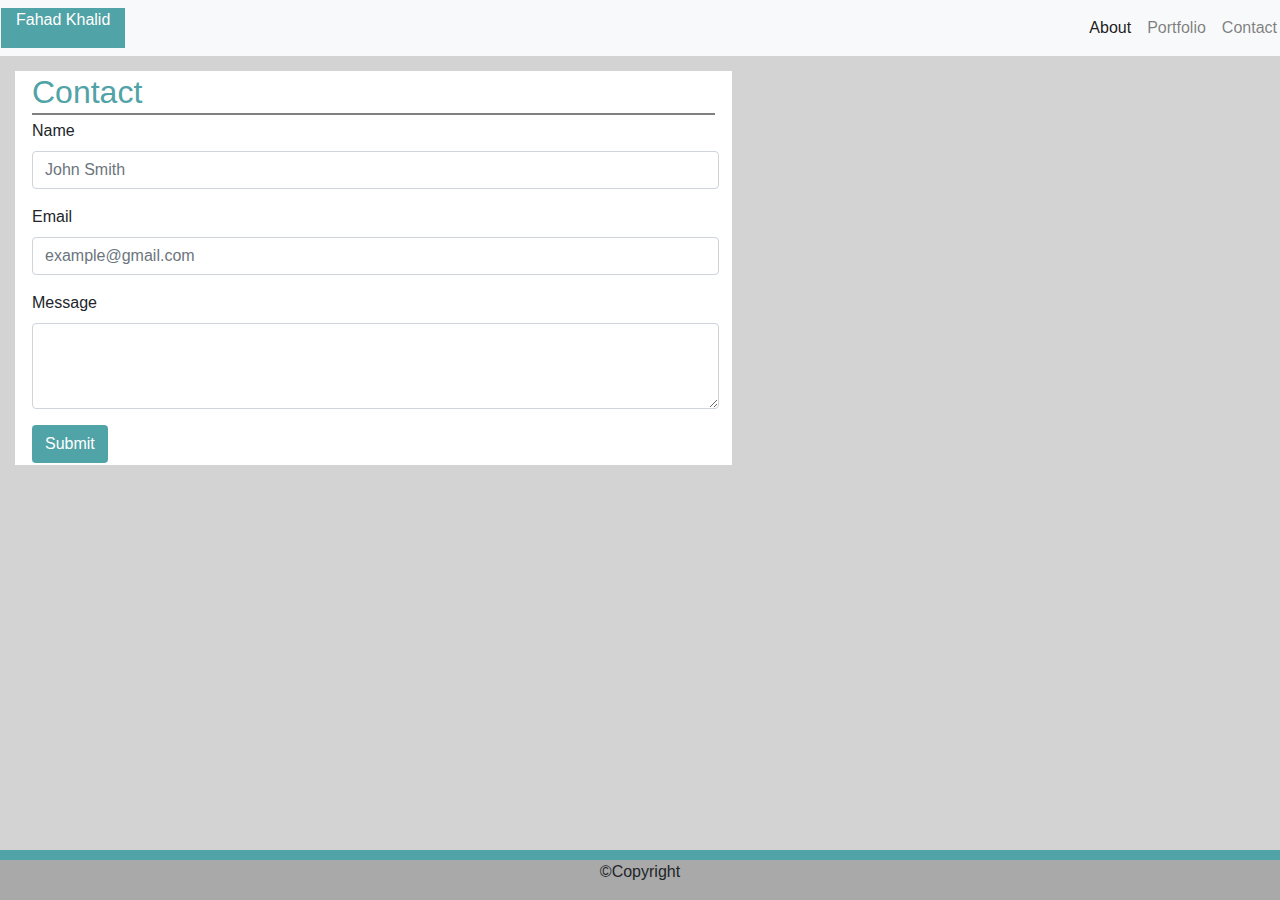
<file: contact.html>
<!doctype html>
<html lang="en">
  <head>
    <title>IndexPage</title>
    <!-- Required meta tags -->
    <meta charset="utf-8">
    <meta name="viewport" content="width=device-width, initial-scale=1, shrink-to-fit=no">

    <!-- Bootstrap CSS -->
    <link rel="stylesheet" href="https://stackpath.bootstrapcdn.com/bootstrap/4.3.1/css/bootstrap.min.css" integrity="sha384-ggOyR0iXCbMQv3Xipma34MD+dH/1fQ784/j6cY/iJTQUOhcWr7x9JvoRxT2MZw1T" crossorigin="anonymous">
    <link rel="stylesheet" href="index.css">
  </head>
  <body>

    <nav class="navbar navbar-expand-lg navbar-light bg-light">
        <div class="row box">
        <p class="justify-content-center col-sm-12" style="color:white" >Fahad Khalid</p>
        </div>
        <!-- <button class="navbar-toggler" type="button" data-toggle="collapse" data-target="#navbarNav" aria-controls="navbarNav" aria-expanded="false" aria-label="Toggle navigation">
          <span class="navbar-toggler-icon"></span>
        </button> -->
        <div class= "row rightnav">
        <!-- <div class="collapse navbar-collapse" id="navbarNav"> -->
          <ul class="navbar-nav">
            <li class="nav-item active">
              <a class="nav-link" href="#">About <span class="sr-only">(current)</span></a>
            </li>
            <li class="nav-item">
              <a class="nav-link" href="#">Portfolio</a>
            </li>
            <li class="nav-item">
              <a class="nav-link" href="#">Contact</a>
            </li>
          </ul>
        <!-- </div> -->
       </div>
      </nav>
      <div class="col-lg-7 col-sm-12">
      <main class="container">
        <div class="row">
            
                <header class="col-12">
                    <h2 class="heading">Contact</h2>

                    <div class="row linebreak"></div>

                </header>

                <div class="aboutMe col-12">

                    <form>
                        <div class="form-group">
                          <label for="exampleInputEmail1">Name</label>
                          <input type="email" class="form-control" id="exampleInputEmail1" aria-describedby="emailHelp" placeholder="John Smith">
                        
                        </div>
                        <div class="form-group">
                          <label for="exampleInputPassword1">Email</label>
                          <input type="password" class="form-control" id="exampleInputPassword1" placeholder="example@gmail.com">
                        </div>
                        <div class="form-group">
                            <label for="exampleInputPassword1">Message</label>
                            <textarea class="form-control" id="exampleFormControlTextarea1" rows="3"></textarea>
                          </div>
                        <button type="submit" class="btn">Submit</button>
                      </form>
               

                </div>

        





           

            

        </div>
    </main>
</div>

<footer class="copyright col-12">
    <p class="centeredtext">©Copyright</p>
</footer>




        






     


      
    <!-- Optional JavaScript -->
    <!-- jQuery first, then Popper.js, then Bootstrap JS -->
    <script src="https://code.jquery.com/jquery-3.3.1.slim.min.js" integrity="sha384-q8i/X+965DzO0rT7abK41JStQIAqVgRVzpbzo5smXKp4YfRvH+8abtTE1Pi6jizo" crossorigin="anonymous"></script>
    <script src="https://cdnjs.cloudflare.com/ajax/libs/popper.js/1.14.7/umd/popper.min.js" integrity="sha384-UO2eT0CpHqdSJQ6hJty5KVphtPhzWj9WO1clHTMGa3JDZwrnQq4sF86dIHNDz0W1" crossorigin="anonymous"></script>
    <script src="https://stackpath.bootstrapcdn.com/bootstrap/4.3.1/js/bootstrap.min.js" integrity="sha384-JjSmVgyd0p3pXB1rRibZUAYoIIy6OrQ6VrjIEaFf/nJGzIxFDsf4x0xIM+B07jRM" crossorigin="anonymous"></script>
  </body>
</html>
</file>
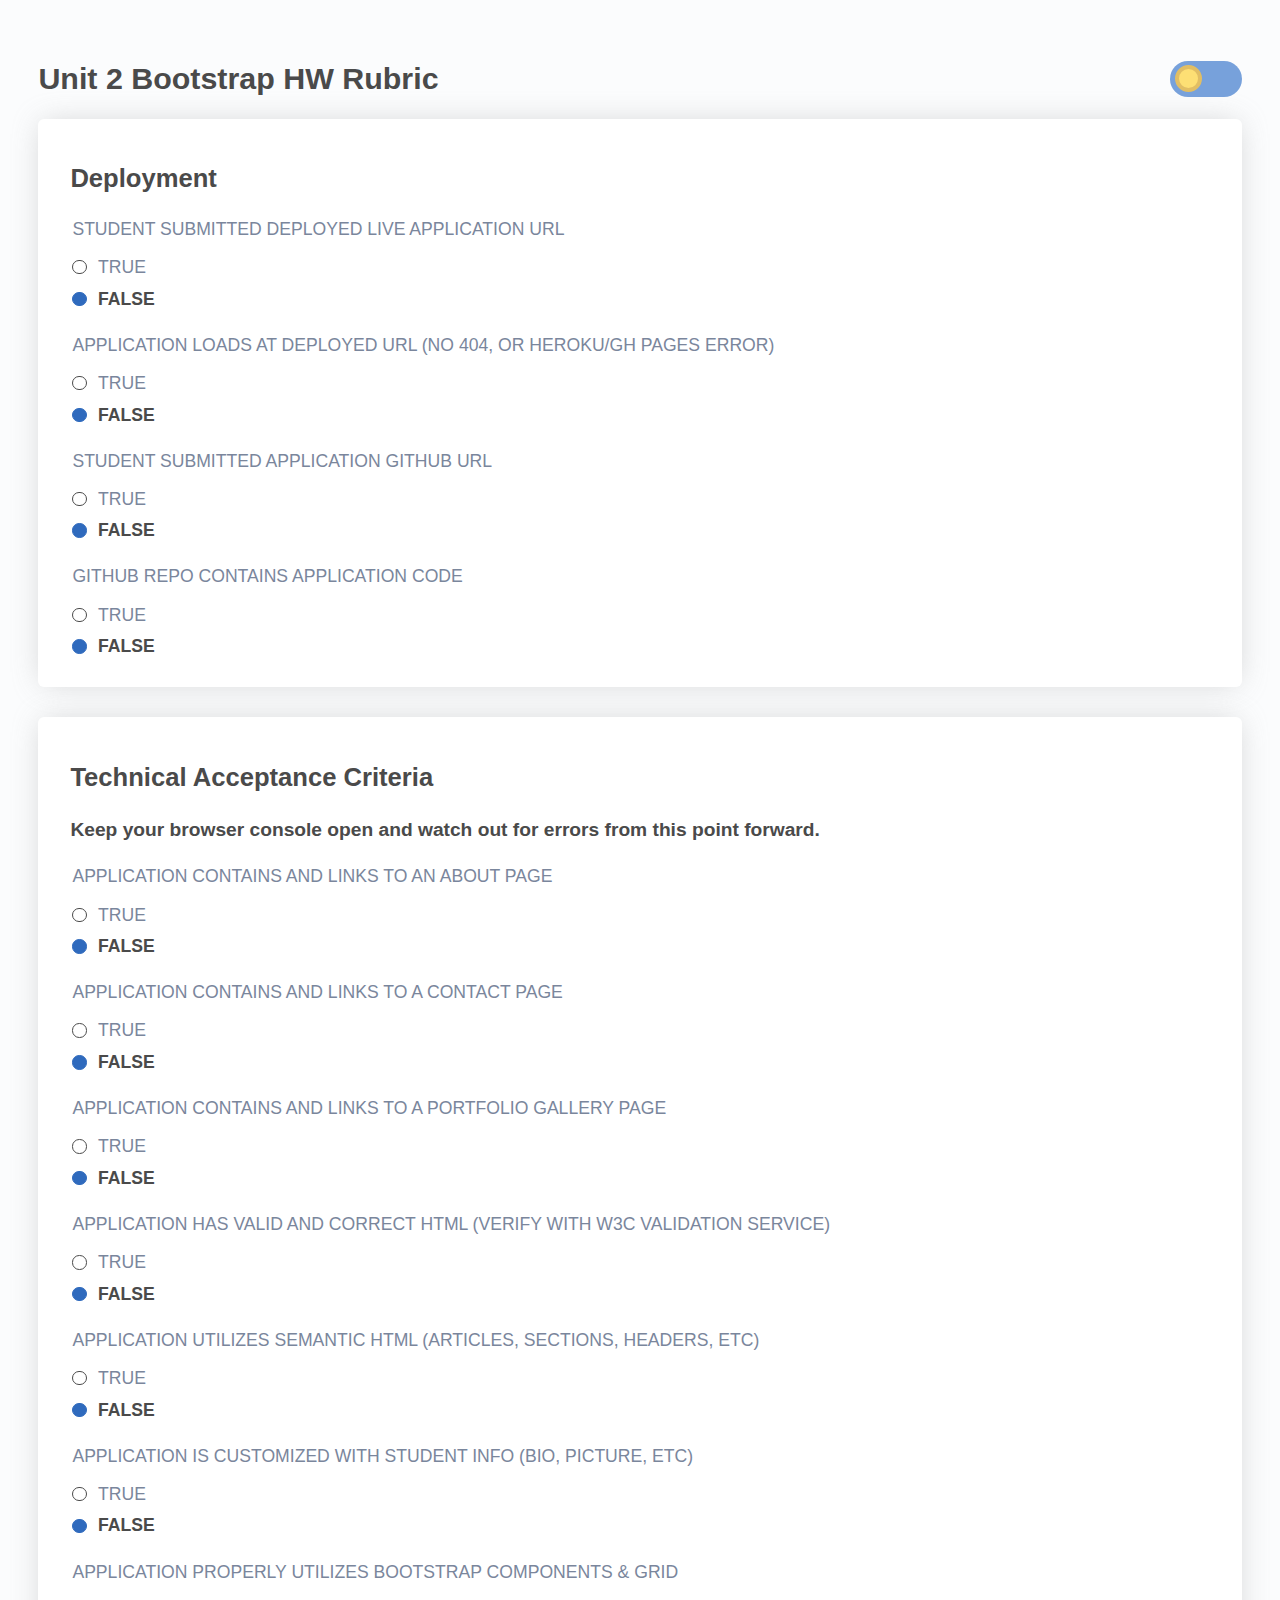
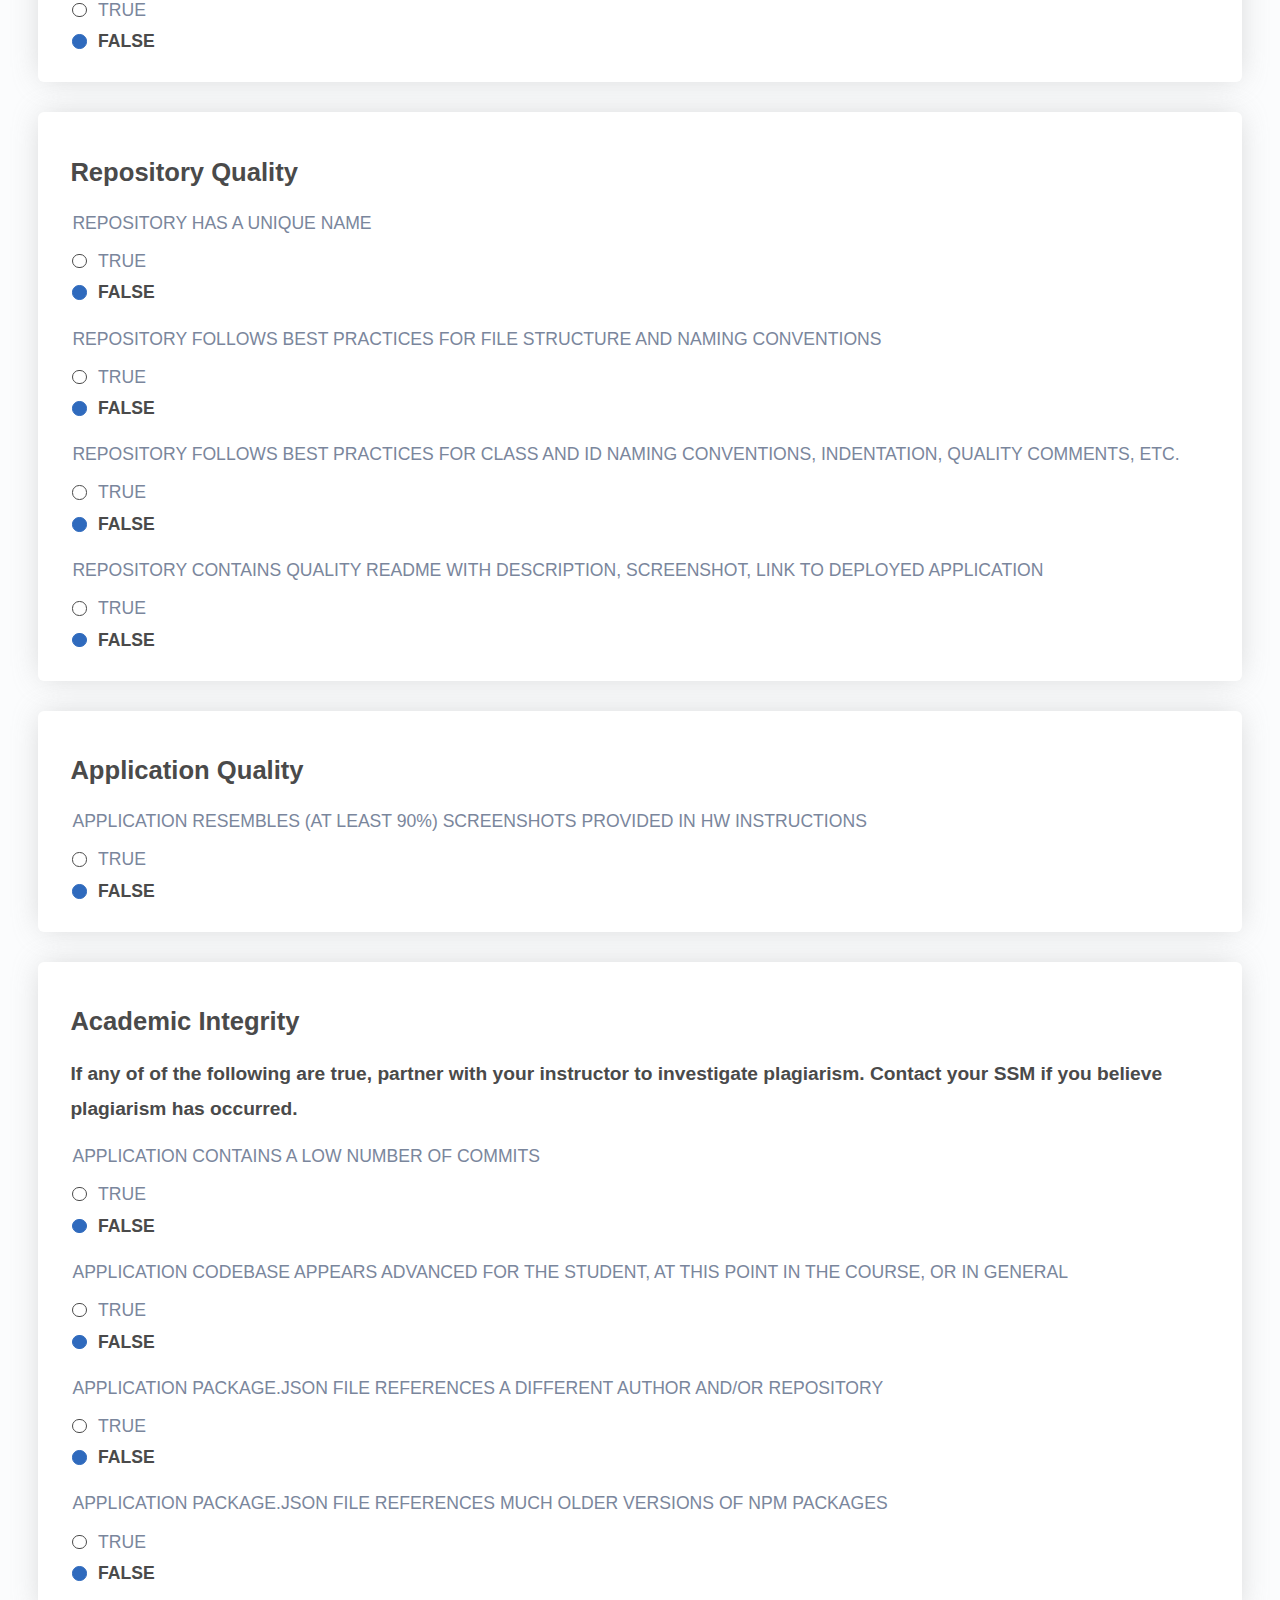
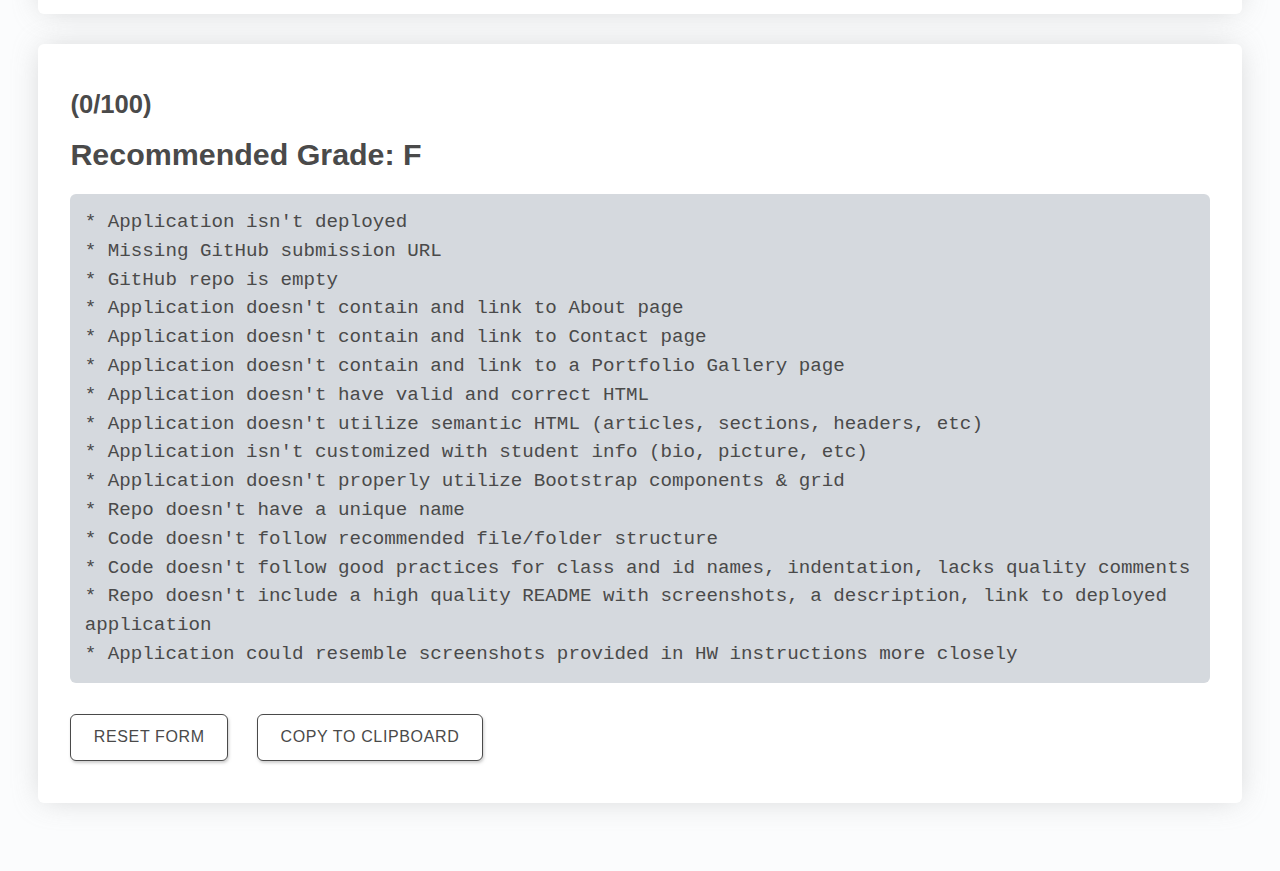
<file: unit-2-rubric.html>
<!DOCTYPE html>
<html lang="en">
  <head>
    <meta charset="UTF-8" />
    <meta name="viewport" content="width=device-width, initial-scale=1.0" />
    <meta http-equiv="X-UA-Compatible" content="ie=edge" />
    <link href="https://rsms.me/inter/inter.css" rel="stylesheet" />
    <title>HW Grading Rubric</title>
    <style>
      *,
      *::before,
      *::after {
        box-sizing: border-box;
      }

      html,
      body {
        margin: 0;
        padding: 0;
        line-height: 1.15;
        font-size: 100%;
        color: #fefefe;
        transition: all 0.4s;
      }

      body {
        background-color: #fbfcfd;
        font-family: "Inter", sans-serif;
        color: #4a4a4a;
      }

      #app.dark {
        background-color: #121212;
        color: #e2e2e2;
      }

      h1 {
        font-size: 1.9rem;
      }

      h2 {
        font-size: 1.6rem;
      }

      h3 {
        font-size: 1.2rem;
      }

      h4 {
        font-size: 0.9rem;
      }

      p,
      legend {
        font-size: 1.2rem;
      }

      label {
        font-size: 0.9rem;
        line-height: 2;
      }

      fieldset {
        border: none;
        padding: 0;
        margin-top: 0.9rem;
      }

      input[type="radio"],
      input[type="checkbox"] {
        position: absolute !important;
        height: 1px;
        width: 1px;
        overflow: hidden;
        clip: rect(1px 1px 1px 1px);
        clip: rect(1px, 1px, 1px, 1px);
        white-space: nowrap;
      }

      #app {
        padding: 3%;
        transition: all 0.4s;
      }

      #app h1 {
        font-size: 1.9rem;
        font-weight: 700;
        line-height: 1.3;
      }

      header {
        display: flex;
        justify-content: space-between;
        align-items: center;
      }

      .switch-group {
        display: flex;
        align-items: center;
        height: 2.25rem;
        width: 4.5rem;
      }

      input[type="checkbox"] + .toggle {
        height: 100%;
        width: 100%;
        background-color: #77a1db;
        border-radius: 1.9rem;
        cursor: pointer;
        display: flex;
        align-items: center;
        padding: 0.35rem;
        cursor: pointer;
        overflow: hidden;
        background-position: 25% 125%;
        transition: all 0.5s;
      }

      input[type="checkbox"]:focus + .toggle {
        outline: rgb(59, 153, 252) auto 5px;
      }

      input[type="checkbox"]:checked + .toggle {
        background-color: rgb(85, 89, 204);
        background-size: 1rem;
        background-repeat: no-repeat;
        background-position: 25%;
        background-image: url("[data-uri]");
        transition: all 0.5s;
      }

      input[type="checkbox"] + .toggle::after {
        content: "";
        display: block;
        height: 1.7rem;
        width: 1.7rem;
        border-radius: 50%;
        cursor: pointer;
        border: 4px solid #e1be64;
        background-color: #fddf74;
        transform: translateX(0rem);
        transition: all 0.5s;
        background-position: center bottom;
      }

      input[type="checkbox"]:hover + .toggle::after {
        transform: translateX(0rem) scale(1.1);
      }

      input[type="checkbox"]:checked + .toggle::after {
        border: 4px solid #ffffff;
        background-color: rgba(255, 255, 255, 0.4);
        transform: translateX(2.1rem);
        transition: all 0.5s;
        background-position: center;
        background-size: 60%;
        background-repeat: no-repeat;
        background-image: url("[data-uri]");
      }

      input[type="checkbox"]:checked:hover + .toggle::after {
        transform: translateX(2.1rem) scale(1.075);
      }

      .card {
        background-color: #fff;
        border-radius: 6px;
        border-width: 0;
        box-shadow: rgba(155, 155, 155, 0.45) 0 0 30px -5px;
        font-size: 1.1rem;
        height: 100%;
        line-height: 1.8rem;
        padding: 1.5rem 2rem;
        width: 100%;
        margin-bottom: 1.9rem;
      }

      .dark .card {
        background-color: #333333;
        box-shadow: none;
      }

      .card h1,
      .card h2,
      .card h3,
      .card h4,
      .card h5,
      .card h6 {
        color: #4a4a4a;
      }

      .dark .card h1,
      .dark .card h2,
      .dark .card h3,
      .dark .card h4,
      .dark .card h5,
      .dark .card h6 {
        color: #e2e2e2;
      }

      .card h3 {
        font-size: 1.2rem;
        font-weight: 700;
        line-height: 1.8em;
        margin: 0;
        padding: 0;
      }

      .card p,
      .card label,
      .card legend {
        color: #7a869c;
        font-weight: 300;
        border-width: 0;
        display: block;
        font-size: 1.1rem;
        font-weight: 300;
        line-height: 1.8em;
        margin: 0;
        padding: 0;
        text-transform: uppercase;
      }

      .dark .card p,
      .dark .card label,
      .dark .card legend {
        color: #e2e2e2;
      }

      .card label {
        display: inline-block;
      }

      .card input[type="radio"] + label::before {
        content: "";
        height: 0.9rem;
        width: 0.9rem;
        margin-right: 0.7rem;
        border-radius: 50%;
        border: 1px solid rgb(74, 74, 74);
        background-color: #ffffff;
        display: inline-block;
        cursor: pointer;
        position: relative;
        top: 0.09rem;
      }

      .dark .card input[type="radio"] + label::before {
        border: 1px solid #e2e2e2;
        background-color: inherit;
      }

      .card input[type="radio"]:checked + label::before {
        background-color: rgb(47, 106, 189);
        border-color: rgb(47, 106, 189);
      }

      .dark .card input[type="radio"]:checked + label::before {
        background-color: #d9d9d9;
        border-color: #d9d9d9;
      }

      .card input[type="radio"]:checked + label {
        font-weight: bold;
        color: #4a4a4a;
      }

      .dark input[type="radio"]:checked + label {
        color: #e2e2e2;
      }

      .card input[type="radio"]:focus + label::before {
        outline: rgb(59, 153, 252) auto 5px;
      }

      .card legend {
        margin-bottom: 0.4rem;
      }

      .totals {
        font-size: 1.6rem;
      }

      .totals + h2 {
        font-size: 1.9rem;
        margin-top: 0;
      }

      .grade {
        font-size: 1.9rem;
      }

      button {
        background-color: #fff;
        border: 1px solid #4a4a4a;
        border-radius: 6px;
        box-shadow: rgba(155, 155, 155, 0.5) 1px 2px 3px 0;
        color: #4a4a4a;
        cursor: pointer;
        display: inline-block;
        font-size: 1rem;
        font-weight: 500;
        letter-spacing: 0.04em;
        line-height: 1.8em;
        margin: 0.75rem 1.1rem 1.1rem 0;
        outline: none;
        padding: 0.5rem 1.4rem;
        text-transform: uppercase;
        transition-delay: 0s;
        transition-duration: 0.25s;
        transition-property: all;
        transition-timing-function: ease-out;
        width: fit-content;
      }

      .dark button {
        background: #d9d9d9;
        color: #121212;
        box-shadow: none;
      }

      button:hover {
        border-color: #dbdbdb;
        color: #dbdbdb;
      }

      .dark button:hover {
        color: #121212;
      }

      button.copy {
        margin-left: 0.4rem;
      }

      button:focus {
        border-color: rgb(56, 56, 56);
        box-shadow: rgb(219, 219, 219) 0px 0px 0px 3px;
        color: rgb(56, 56, 56);
      }

      div[role="alert"] {
        color: #4a4a4a;
        font-size: 1.2rem;
        margin-bottom: 1.2rem;
      }

      .dark div[role="alert"] {
        color: #e2e2e2;
      }

      .summary {
        font-size: 1.2rem;
        border: none;
        font-family: monospace;
        white-space: pre-wrap;
        background-color: #d5d9de;
        padding: 0.9rem;
        border-radius: 6px;
        line-height: 1.5;
        width: 100%;
      }

      .dark .summary {
        background: #6b6a6a;
        color: #e2e2e2;
      }

      .summary:empty {
        display: none;
      }

      .d-none {
        display: none;
      }

      @media (max-width: 450px) {
        .btn-container {
          text-align: center;
        }

        button {
          width: 100%;
          margin: 0.5rem;
        }

        input[type="checkbox"]:checked + .toggle::after {
          transform: translateX(1.3rem);
          background-size: 50%;
        }

        input[type="checkbox"]:checked:hover + .toggle::after {
          transform: translateX(1.3rem) scale(1.1);
          background-size: 50%;
        }
      }

      @media (max-width: 515px) {
        input[type="checkbox"]:checked + .toggle::after {
          transform: translateX(1.7rem);
        }

        input[type="checkbox"]:checked:hover + .toggle::after {
          transform: translateX(1.7rem) scale(1.1);
        }
      }

      @media (max-width: 460px) {
        input[type="checkbox"]:checked + .toggle::after {
          transform: translateX(1.4rem);
        }

        input[type="checkbox"]:checked:hover + .toggle::after {
          transform: translateX(1.4rem) scale(1.1);
        }
      }

      @media (max-width: 400px) {
        #app h1 {
          font-size: 1.6rem;
        }

        input[type="checkbox"]:checked + .toggle::after {
          transform: translateX(1.3rem);
        }

        input[type="checkbox"]:checked:hover + .toggle::after {
          transform: translateX(1.3rem) scale(1.1);
        }
      }

      @media (max-width: 340px) {
        input[type="checkbox"]:checked + .toggle::after {
          transform: translateX(0.9rem);
        }

        input[type="checkbox"]:checked:hover + .toggle::after {
          transform: translateX(0.9rem) scale(1.075);
        }
      }
    </style>
  </head>
  <body>
    <div id="app"></div>

    <script>
      (function(window) {
        "use strict";

        function Model() {
          this.title = "Unit 2 Bootstrap HW Rubric";
          this.categories = [
            {
              title: "Deployment",
              subtitle: null,
              questions: [
                {
                  title: "Student submitted deployed live application URL",
                  score: 10,
                  message: "Application isn't deployed",
                  status: false
                },
                {
                  title:
                    "Application loads at deployed URL (no 404, or Heroku/GH Pages error)",
                  score: 10,
                  message: "Application isn't deployed",
                  status: false
                },
                {
                  title: "Student submitted application GitHub URL",
                  score: 10,
                  message: "Missing GitHub submission URL",
                  status: false
                },
                {
                  title: "GitHub Repo contains application code",
                  score: 10,
                  message: "GitHub repo is empty",
                  status: false
                }
              ]
            },
            {
              title: "Technical Acceptance Criteria",
              subtitle:
                "Keep your browser console open and watch out for errors from this point forward.",
              questions: [
                {
                  title: "Application contains and links to an About page",
                  score: 4,
                  message: "Application doesn't contain and link to About page",
                  status: false
                },
                {
                  title: "Application contains and links to a Contact page",
                  score: 4,
                  message:
                    "Application doesn't contain and link to Contact page",
                  status: false
                },
                {
                  title:
                    "Application contains and links to a Portfolio Gallery page",
                  score: 4,
                  message:
                    "Application doesn't contain and link to a Portfolio Gallery page",
                  status: false
                },
                {
                  title:
                    "Application has valid and correct HTML (verify with W3C Validation Service)",
                  score: 4,
                  message: "Application doesn't have valid and correct HTML",
                  status: false
                },
                {
                  title:
                    "Application utilizes semantic HTML (articles, sections, headers, etc)",
                  score: 4,
                  message:
                    "Application doesn't utilize semantic HTML (articles, sections, headers, etc)",
                  status: false
                },
                {
                  title:
                    "Application is customized with student info (bio, picture, etc)",
                  score: 4,
                  message:
                    "Application isn't customized with student info (bio, picture, etc)",
                  status: false
                },
                {
                  title:
                    "Application properly utilizes Bootstrap components & grid",
                  score: 10,
                  message:
                    "Application doesn't properly utilize Bootstrap components & grid",
                  status: false
                }
              ]
            },
            {
              title: "Repository Quality",
              subtitle: null,
              questions: [
                {
                  title: "Repository has a unique name",
                  score: 2,
                  message: "Repo doesn't have a unique name",
                  status: false
                },
                {
                  title:
                    "Repository follows best practices for file structure and naming conventions",
                  score: 2,
                  message:
                    "Code doesn't follow recommended file/folder structure",
                  status: false
                },
                {
                  title:
                    "Repository follows best practices for class and id naming conventions, indentation, quality comments, etc.",
                  score: 2,
                  message:
                    "Code doesn't follow good practices for class and id names, indentation, lacks quality comments",
                  status: false
                },
                {
                  title:
                    "Repository contains quality README with description, screenshot, link to deployed application",
                  score: 5,
                  message:
                    "Repo doesn't include a high quality README with screenshots, a description, link to deployed application",
                  status: false
                }
              ]
            },
            {
              title: "Application Quality",
              subtitle: null,
              questions: [
                {
                  title:
                    "Application resembles (at least 90%) screenshots provided in HW instructions",
                  score: 15,
                  message:
                    "Application could resemble screenshots provided in HW instructions more closely",
                  status: false
                }
              ]
            },
            {
              title: "Academic Integrity",
              subtitle:
                "If any of of the following are true, partner with your instructor to investigate plagiarism. Contact your SSM if you believe plagiarism has occurred.",
              questions: [
                {
                  title: "Application contains a low number of commits",
                  score: 0,
                  message: null,
                  status: false
                },
                {
                  title:
                    "Application codebase appears advanced for the student, at this point in the course, or in general",
                  score: 0,
                  message: null,
                  status: false
                },
                {
                  title:
                    "Application package.json file references a different author and/or repository",
                  score: 0,
                  message: null,
                  status: false
                },
                {
                  title:
                    "Application package.json file references much older versions of npm packages",
                  score: 0,
                  message: null,
                  status: false
                }
              ]
            }
          ];

          this.initStorage();
        }

        Model.prototype.initStorage = function() {
          this.score = 0;
          this.questions = [];
          this.messages = new Set();
          this.flagged = new Set();
          this.isDarkMode =
            JSON.parse(localStorage.getItem("isDarkMode")) || false;

          this.categories.forEach(category => {
            category.questions.forEach(question => {
              question.status = false;
              question.id = this.questions.length;
              question.flagged = category.title === "Academic Integrity";
              question.message && this.messages.add(question.message);
              this.questions.push(question);
            });
          });
        };

        Model.prototype.toggleDarkMode = function() {
          this.isDarkMode = !this.isDarkMode;
          localStorage.setItem("isDarkMode", this.isDarkMode);
        };

        Model.prototype.toggleRadio = function(radio) {
          const id = Number(radio.getAttribute("name"));
          const question = this.questions[id];

          question.status = !question.status;

          if (question.status === true) {
            this.messages.delete(question.message);
            this.score += question.score;

            if (question.flagged) {
              this.flagged.add(question.id);
            }
          } else {
            if (question.flagged) {
              this.flagged.delete(question.id);
            }

            if (question.message) {
              this.messages.add(question.message);
            }

            this.score -= question.score;
          }
        };

        Model.prototype.calcGrade = function() {
          const roundedScore = Math.min(100, Math.ceil(this.score));

          let letterGrade = "";

          if (roundedScore >= 97) {
            letterGrade = "A+";
          } else if (roundedScore >= 93 && roundedScore <= 96) {
            letterGrade = "A";
          } else if (roundedScore >= 90 && roundedScore <= 92) {
            letterGrade = "A-";
          } else if (roundedScore >= 87 && roundedScore <= 89) {
            letterGrade = "B+";
          } else if (roundedScore >= 83 && roundedScore <= 86) {
            letterGrade = "B";
          } else if (roundedScore >= 80 && roundedScore <= 82) {
            letterGrade = "B-";
          } else if (roundedScore >= 77 && roundedScore <= 79) {
            letterGrade = "C+";
          } else if (roundedScore >= 73 && roundedScore <= 76) {
            letterGrade = "C";
          } else if (roundedScore >= 70 && roundedScore <= 72) {
            letterGrade = "C-";
          } else if (roundedScore >= 67 && roundedScore <= 69) {
            letterGrade = "D+";
          } else if (roundedScore >= 63 && roundedScore <= 66) {
            letterGrade = "D";
          } else if (roundedScore >= 60 && roundedScore <= 62) {
            letterGrade = "D-";
          } else {
            letterGrade = "F";
          }

          return letterGrade;
        };

        Model.prototype.hasFlags = function() {
          return this.flagged.size > 0;
        };

        function View(model) {
          this.model = model;
          this.generateHTML();
          this.cacheDom();
        }

        View.prototype.cacheDom = function() {
          this.darkModeToggle = document.querySelector("#dark-mode");
          this.radios = Array.from(
            document.querySelectorAll("input[type='radio']")
          );
          this.totals = document.querySelector(".totals");
          this.grade = document.querySelector(".grade");
          this.alert = document.querySelector("div[role='alert']");
          this.summaryHeading = document.querySelector(".summary-heading");
          this.summary = document.querySelector(".summary");
          this.resetButton = document.querySelector(".reset");
          this.copyButton = document.querySelector(".copy");
        };

        View.prototype.createFieldset = function({ title, id }) {
          return `<fieldset class="input-group">
          <legend>
            ${title}
          </legend>
          <div class="radio-group">
            <input type="radio" name="${id}" id="${id}-true" value="true">
            <label for="${id}-true">True</label>
          </div>
          <div class="radio-group">
            <input type="radio" name="${id}" id="${id}-false" value="false" checked>
            <label for="${id}-false">False</label>
          </div>
        </fieldset>`;
        };

        View.prototype.createCard = function({ title, subtitle, questions }) {
          return `<div class="card">
          <h2>${title}</h2>
          ${subtitle ? `<h3>${subtitle}</h3>` : ""}
          ${questions.map(child => this.createFieldset(child)).join("")}
          </div>`;
        };

        View.prototype.createResults = function() {
          return `<div class="card">
        <h2 class="totals">(0/100)</h2>
        <h2>Recommended Grade: <span class="grade">F</span></h2>
        <div class="d-none" role="alert">
          You've selected <strong>True</strong> for one of more Academic
          Integrity prompts and are advised to investigate plagiarism before
          issuing a grade.
        </div>
        <h3 class="summary-heading d-none">Summary:</h3>
        <pre class="summary" aria-label="summary">${[...this.model.messages]
          .map(message => `* ${message}\n`)
          .join("")}</pre>
        <div class="btn-container">
          <button class="reset">Reset Form</button>
          <button class="copy">Copy To Clipboard</button>
        </div>
      </div>`;
        };

        View.prototype.createHeader = function(title, isDarkMode = false) {
          return `<header>
            <h1>${title}</h1>
            <div class="switch-group">
              <input type="checkbox" name="dark-mode" id="dark-mode" ${
                isDarkMode ? "checked" : ""
              }>
              <label aria-label="dark mode" for="dark-mode" class="toggle">
              </label>
            </div>
          </header>`;
        };

        View.prototype.generateHTML = function() {
          this.wrapper = document.querySelector("#app");

          if (this.model.isDarkMode) {
            this.wrapper.classList.add("dark");
          }

          const survey = this.model.categories.reduce((final, current) => {
            final += this.createCard(current);
            return final;
          }, "");

          const results = this.createResults();

          const header = this.createHeader(
            this.model.title,
            this.model.isDarkMode
          );

          this.wrapper.innerHTML = header + survey + results;
        };

        View.prototype.update = function() {
          const roundedScore = Math.min(100, Math.ceil(this.model.score));
          this.totals.textContent = `(${roundedScore}/ 100)`;

          const letterGrade = this.model.calcGrade();
          this.grade.textContent = letterGrade;

          if (this.model.hasFlags()) {
            this.alert.classList.remove("d-none");
          } else {
            this.alert.classList.add("d-none");
          }

          if (this.model.isDarkMode) {
            this.wrapper.classList.add("dark");
          } else {
            this.wrapper.classList.remove("dark");
          }

          this.summary.textContent = [...this.model.messages]
            .map(message => `* ${message}\n`)
            .join("");
        };

        function Controller(model, view) {
          this.model = model;
          this.view = view;
          this.addEventListeners();
        }

        Controller.prototype.addEventListeners = function() {
          this.view.wrapper.addEventListener("change", event => {
            const { target } = event;

            if (!target.matches("input[type='radio']")) {
              return;
            }

            this.model.toggleRadio(target);
            this.view.update();
          });

          this.view.resetButton.addEventListener("click", () => {
            this.model.initStorage();

            this.view.radios.forEach(
              radio => (radio.checked = radio.hasAttribute("checked"))
            );

            this.view.update();
            window.scrollTo(0, 0);
          });

          this.view.copyButton.addEventListener("click", () => {
            const selection = window.getSelection();
            const range = document.createRange();

            range.selectNodeContents(this.view.summary);
            selection.removeAllRanges();
            selection.addRange(range);
            document.execCommand("copy");
          });

          this.view.darkModeToggle.addEventListener("change", () => {
            this.model.toggleDarkMode();
            this.view.update();
          });
        };

        function App(Model, View, Controller) {
          this.model = new Model();
          this.view = new View(this.model);
          this.controller = new Controller(this.model, this.view);
        }

        return new App(Model, View, Controller);
      })(window);
    </script>
  </body>
</html>
</file>
<file: index.css>
.navbar{
    margin-top: 0px;
    margin-bottom:
} 

.rightnav{
    position: absolute;
    right: 10px;
}

.box{
    background-color: rgb(80, 163, 166) ;

}







body{
    font-family: Verdana, Geneva, Tahoma, sans-serif;
    background-color: lightgray;
}



.container{
    background-color: white;
    margin-top: 15px;
}

.linebreak{
    border-style: solid; 
    border-color:grey;
    border-width: 1px;
    margin:2px;
}

.aboutMe{
    margin:2px;
}

.heading{
    margin:2px;
    color: rgb(80, 163, 166);
}

img{
    position: relative;
    float: left;
}

.copyright{
    background-color:darkgray;
    position:absolute;
    bottom:0;
    border-top-style: solid;
    border-top-width: 10px;
    border-top-color:rgb(80, 163, 166) ;
}

.centeredtext{
    text-align: center;
}

.btn{
    background-color: rgb(80, 163, 166) ;
    color: white;
}





/* .navbar{
    background-color: white;
    border: 1px lightgrey;
    border-bottom-style: groove;
}

#YourName{
    background-color: rgb(80, 163, 166);
    color: white;
   
    font-weight: bolder;
    padding: 10px;
    width: 100%;
    margin:0;
}



.nav-about, .nav-portfolio{
    color:grey;
    border-right-style: groove;
}

main{

    border-style: solid;
    border-color: grey;
    background-color: white;
    margin-top: 50px;
    
    
}

.page-header{
    border-bottom-style: solid;
    border-color: lightgray;
    padding: 20px;
    color: rgb(80, 163, 166);

}

img{
    padding: 50px;
}

footer{
    
    margin-bottom: auto;
} */
</file>
